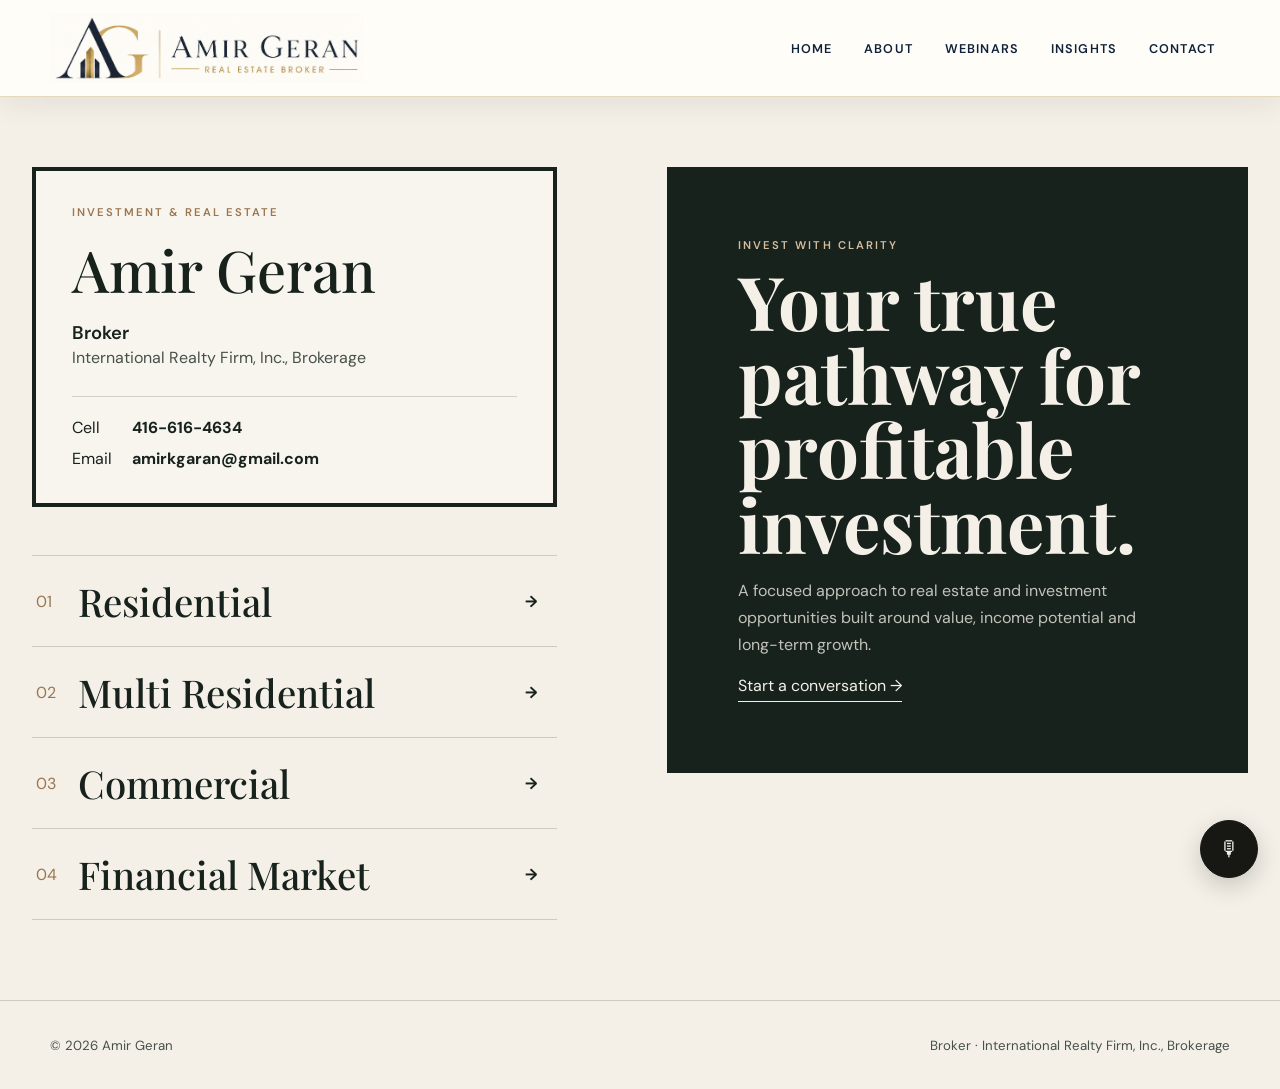
<file: index.html>
<!doctype html>
<html lang="en">
<head>
  <meta charset="utf-8">
  <meta name="viewport" content="width=device-width,initial-scale=1">
  <meta name="description" content="Residential, multi-residential, commercial and financial market investment opportunities.">
  <title>Amir Geran | Investment & Real Estate</title>
  <link rel="stylesheet" href="styles.css">
</head>
<body>
<header class="site-header">
  <div class="shell nav-wrap">
    <a class="brand" href="index.html">AG</a>
    <button class="menu-toggle" id="menuToggle" aria-label="Open navigation" aria-expanded="false">
      <span></span><span></span><span></span>
    </button>
    <nav class="nav-links" id="navLinks">
      <a href="index.html">Home</a>
      <a href="about.html">About</a>
      <a href="contact.html">Contact</a>
    </nav>
  </div>
</header>
<main>
  <section class="hero shell">
    <div class="hero-left">
      <div class="profile-card strong-border">
        <p class="eyebrow">Investment & Real Estate</p>
        <h1>Amir Geran</h1>
        <p class="role">Broker</p>
        <p class="muted">International Realty Firm, Inc., Brokerage</p>
        <div class="contact-lines">
          <a href="tel:+14166164634"><span>Cell</span><strong>416-616-4634</strong></a>
          <a href="mailto:amirkgaran@gmail.com"><span>Email</span><strong>amirkgaran@gmail.com</strong></a>
        </div>
      </div>

      <div class="focus-list">
        <a class="focus-item" href="residential.html"><span>01</span><h2>Residential</h2><b>→</b></a>
        <a class="focus-item" href="multi-residential.html"><span>02</span><h2>Multi Residential</h2><b>→</b></a>
        <a class="focus-item" href="commercial.html"><span>03</span><h2>Commercial</h2><b>→</b></a>
        <a class="focus-item" href="financial-market.html"><span>04</span><h2>Financial Market</h2><b>→</b></a>
      </div>
    </div>

    <div class="hero-message">
      <div class="message-frame">
        <p class="eyebrow light">Invest with clarity</p>
        <h2>Your true pathway for profitable investment.</h2>
        <p>A focused approach to real estate and investment opportunities built around value, income potential and long-term growth.</p>
        <a class="cta" href="contact.html#inquiryForm">Start a conversation →</a>
      </div>
    </div>
  </section>
</main>
<footer>
  <div class="shell footer-inner">
    <span>© 2026 Amir Geran</span>
    <span>Broker · International Realty Firm, Inc., Brokerage</span>
  </div>
</footer>
<script src="script.js"></script>
</body>
</html>
</file>
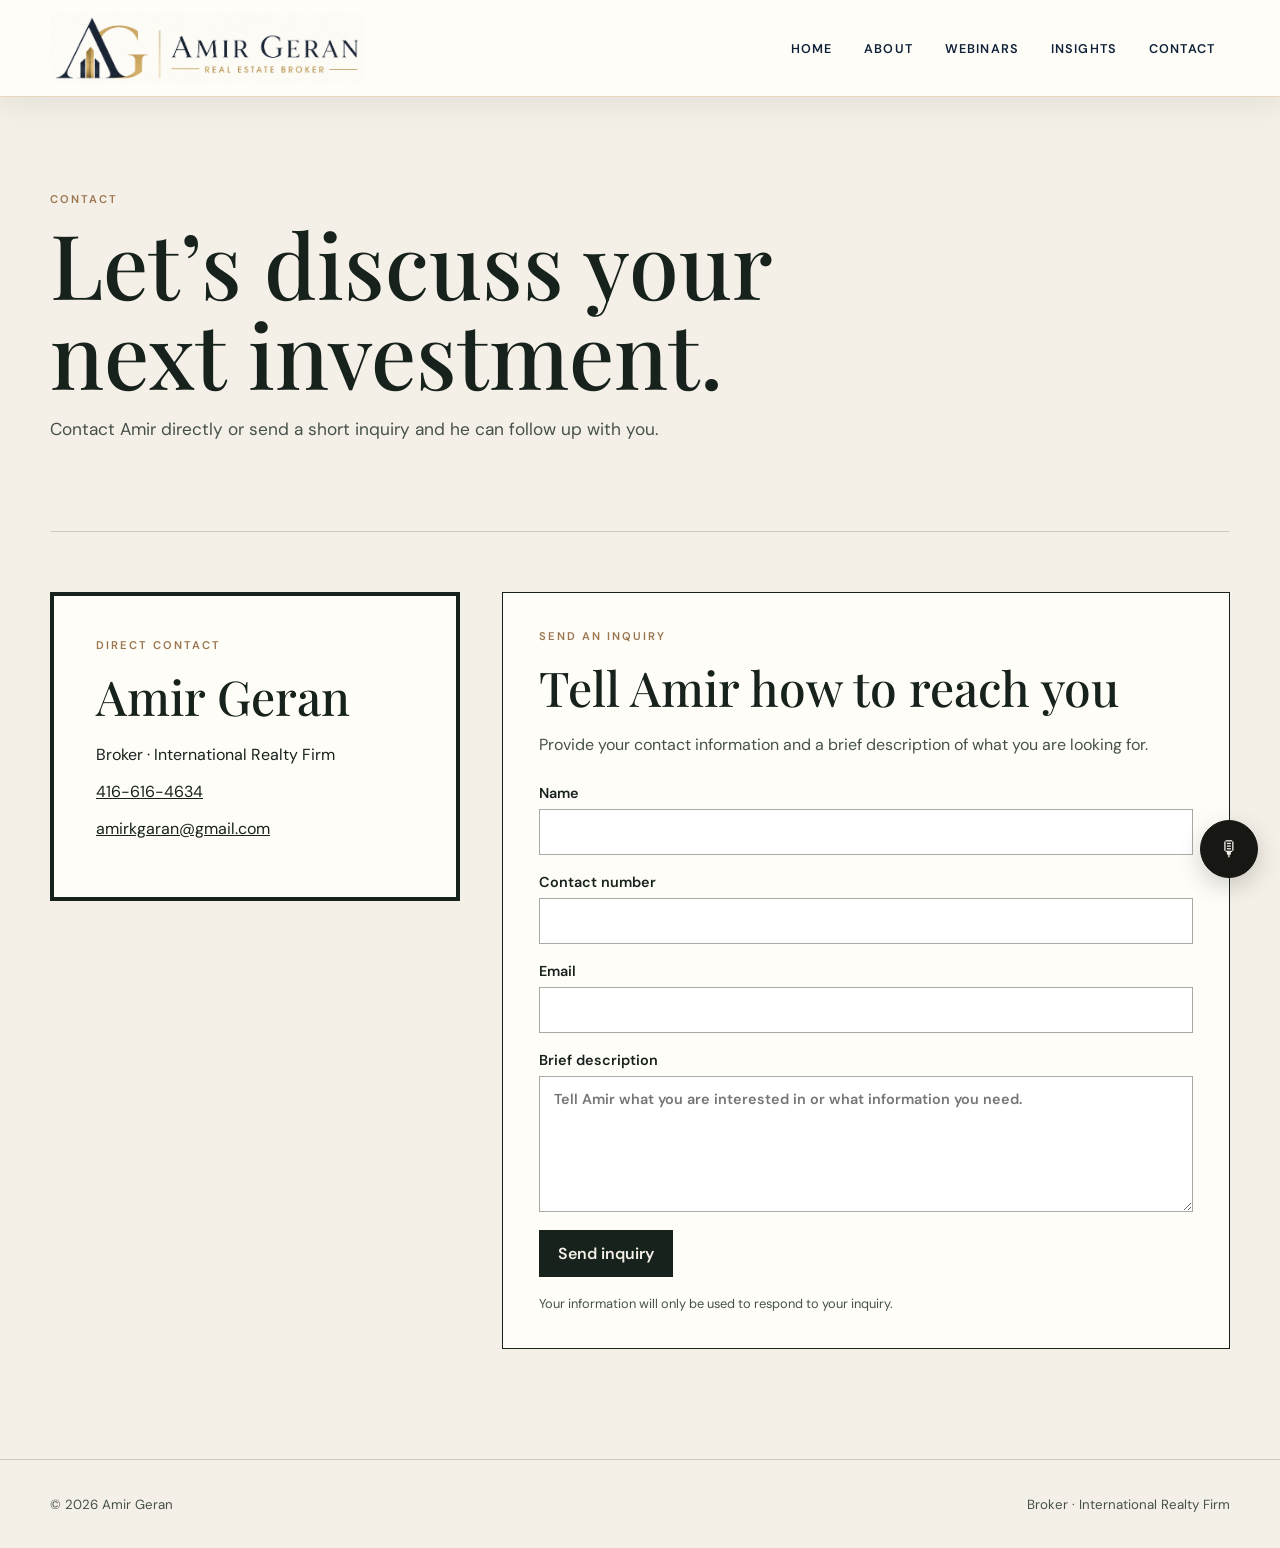
<file: contact.html>
<!doctype html>
<html lang="en">
<head>
  <meta charset="utf-8">
  <meta name="viewport" content="width=device-width,initial-scale=1">
  <meta name="description" content="Contact Amir Geran, Broker at International Realty Firm.">
  <title>Contact | Amir Geran</title>
  <link rel="stylesheet" href="styles.css">
  <link rel="stylesheet" href="site-content.css">
</head>
<body>
<header class="site-header">
  <div class="shell nav-wrap">
    <a class="brand" href="index.html">AG</a>
    <button class="menu-toggle" id="menuToggle" aria-label="Open navigation" aria-expanded="false">
      <span></span><span></span><span></span>
    </button>
    <nav class="nav-links" id="navLinks">
      <a href="index.html">Home</a>
      <a href="about.html">About</a>
      <a href="contact.html">Contact</a>
    </nav>
  </div>
</header>
<main>
  <section class="page-hero shell">
    <p class="eyebrow">Contact</p>
    <h1>Let’s discuss your next investment.</h1>
    <p class="intro">Contact Amir directly or send a short inquiry and he can follow up with you.</p>
  </section>

  <section class="shell contact-layout">
    <aside class="contact-card strong-border contact-details-card">
      <p class="eyebrow">Direct contact</p>
      <h2>Amir Geran</h2>
      <p>Broker · International Realty Firm</p>
      <p><a href="tel:+14166164634">416-616-4634</a></p>
      <p><a href="mailto:amirkgaran@gmail.com">amirkgaran@gmail.com</a></p>
    </aside>

    <section class="contact-inquiry-card" aria-labelledby="contactInquiryTitle">
      <p class="eyebrow">Send an inquiry</p>
      <h2 id="contactInquiryTitle">Tell Amir how to reach you</h2>
      <p class="contact-form-intro">Provide your contact information and a brief description of what you are looking for.</p>

      <form id="inquiryForm" class="contact-inquiry-form" action="https://formsubmit.co/amirkgaran@gmail.com" method="POST">
        <input type="hidden" name="_subject" value="New MyInvest website inquiry">
        <input type="hidden" name="_template" value="table">
        <input type="hidden" name="_next" value="https://www.myinvest.ca/thank-you.html">
        <input id="contactReplyTo" type="hidden" name="_replyto" value="">
        <input type="hidden" name="Source" value="MyInvest Contact page">
        <input class="form-honey" type="text" name="_honey" tabindex="-1" autocomplete="off">

        <label>Name
          <input type="text" name="Name" autocomplete="name" required>
        </label>

        <label>Contact number
          <input type="tel" name="Contact number" autocomplete="tel" required>
        </label>

        <label>Email
          <input id="contactEmail" type="email" name="Email" autocomplete="email" required>
        </label>

        <label>Brief description
          <textarea name="Brief description" rows="6" placeholder="Tell Amir what you are interested in or what information you need." required></textarea>
        </label>

        <button class="button contact-submit-button" type="submit">Send inquiry</button>
        <p class="contact-privacy-note">Your information will only be used to respond to your inquiry.</p>
      </form>
    </section>
  </section>
</main>
<footer>
  <div class="shell footer-inner">
    <span>© 2026 Amir Geran</span>
    <span>Broker · International Realty Firm</span>
  </div>
</footer>
<script src="script.js"></script>
<script src="contact-form.js"></script>
</body>
</html>
</file>
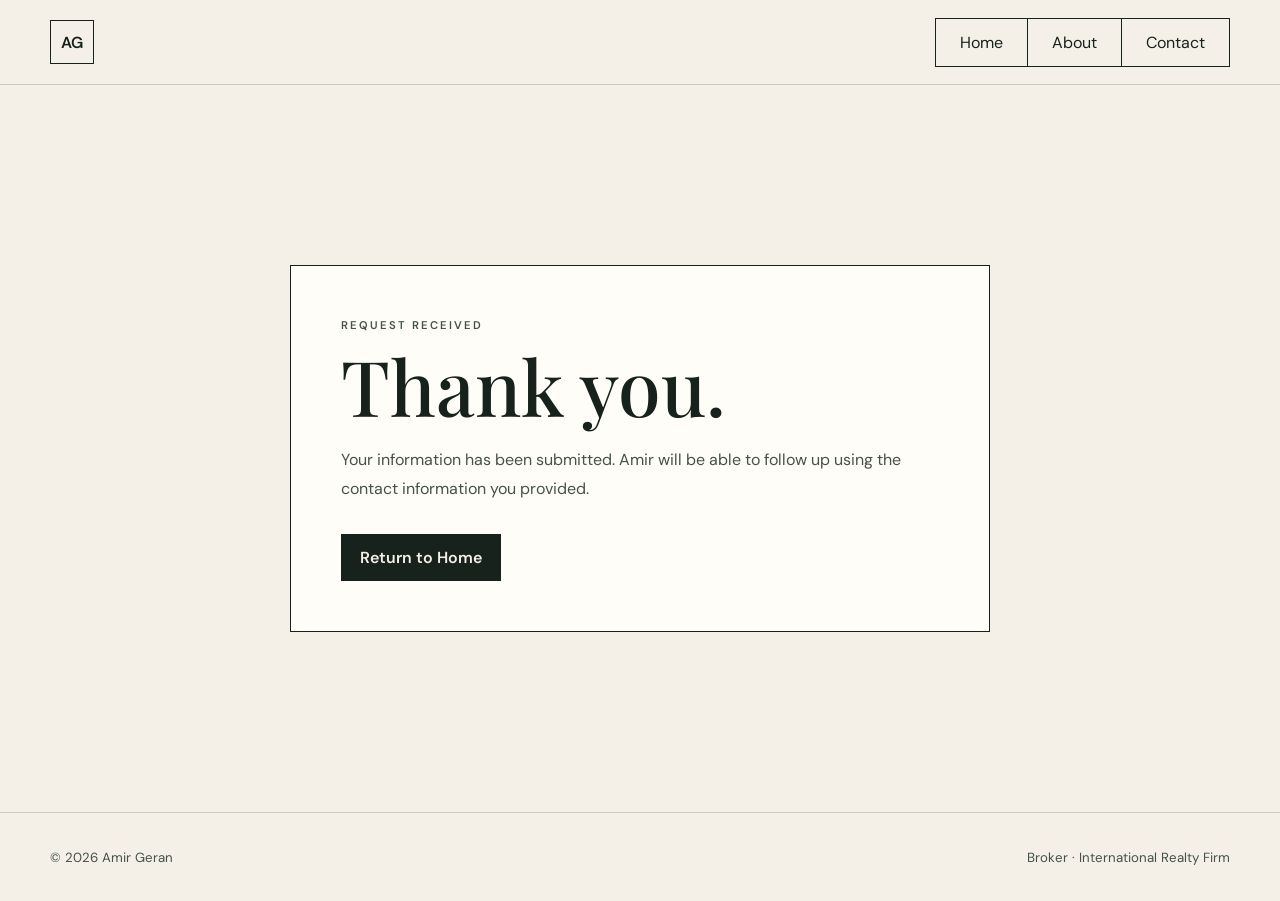
<file: thank-you.html>
<!doctype html>
<html lang="en">
<head>
  <meta charset="utf-8">
  <meta name="viewport" content="width=device-width,initial-scale=1">
  <meta name="description" content="Thank you for contacting MyInvest.">
  <meta name="robots" content="noindex,nofollow,noarchive">
  <title>Thank You | Amir Geran</title>
  <link rel="stylesheet" href="styles.css">
  <link rel="stylesheet" href="site-content.css">
</head>
<body>
<header class="site-header">
  <div class="shell nav-wrap">
    <a class="brand" href="index.html">AG</a>
    <nav class="nav-links">
      <a href="index.html">Home</a>
      <a href="about.html">About</a>
      <a href="contact.html">Contact</a>
    </nav>
  </div>
</header>
<main class="thank-you-main shell">
  <section class="thank-you-card">
    <p class="eyebrow">Request received</p>
    <h1>Thank you.</h1>
    <p>Your information has been submitted. Amir will be able to follow up using the contact information you provided.</p>
    <a class="button" href="index.html">Return to Home</a>
  </section>
</main>
<footer>
  <div class="shell footer-inner">
    <span>© 2026 Amir Geran</span>
    <span>Broker · International Realty Firm</span>
  </div>
</footer>
</body>
</html>
</file>
<file: styles.css>
@import url('https://fonts.googleapis.com/css2?family=DM+Sans:wght@400;500;600&family=Playfair+Display:wght@500;600&display=swap');
:root{--ink:#17221d;--soft:#46514b;--paper:#f4f0e7;--accent:#9a7650;--line:rgba(23,34,29,.18);--white:#fffdf8;--danger:#8b2d2d}*{box-sizing:border-box}html{scroll-behavior:smooth}body{margin:0;background:var(--paper);color:var(--ink);font-family:"DM Sans",Arial,sans-serif}a{color:inherit}.shell{width:min(1180px,calc(100% - 48px));margin:auto}.site-header{position:sticky;top:0;z-index:20;background:rgba(244,240,231,.95);backdrop-filter:blur(12px);border-bottom:1px solid var(--line)}.nav-wrap{min-height:84px;display:flex;align-items:center;justify-content:space-between}.brand{width:44px;height:44px;border:1px solid var(--ink);display:grid;place-items:center;text-decoration:none;font-weight:600}.nav-links{display:flex;border:1px solid var(--ink)}.nav-links a{padding:13px 24px;text-decoration:none;border-right:1px solid var(--ink)}.nav-links a:last-child{border:0}.nav-links a:hover{background:var(--ink);color:var(--paper)}.menu-toggle{display:none;background:none;border:0}.menu-toggle span{display:block;width:26px;height:2px;background:var(--ink);margin:5px}.hero{min-height:calc(100vh - 84px);display:grid;grid-template-columns:.92fr 1.08fr;gap:80px;align-items:center;padding:70px 0 80px}.hero-left{display:flex;flex-direction:column;gap:48px}.profile-card{padding:34px 36px;background:rgba(255,253,248,.35)}.strong-border{border:4px solid var(--ink)}.eyebrow{margin:0 0 12px;text-transform:uppercase;letter-spacing:.18em;font-size:.7rem;color:var(--accent);font-weight:600}.light{color:#d6bd9e}.profile-card h1,.page-hero h1,.admin-title h1{font-family:"Playfair Display",Georgia,serif;font-weight:500}.profile-card h1{font-size:clamp(2.5rem,5vw,4.5rem);margin:0}.role{font-weight:600;font-size:1.15rem;margin:14px 0 2px}.muted,.small-muted{color:var(--soft)}.muted{margin:0}.contact-lines{margin-top:28px;padding-top:20px;border-top:1px solid var(--line);display:grid;gap:10px}.contact-lines a{display:grid;grid-template-columns:60px 1fr;text-decoration:none}.focus-list{display:grid}.focus-item{display:grid;grid-template-columns:42px 1fr 28px;align-items:center;padding:19px 4px;border-bottom:1px solid var(--line);text-decoration:none;transition:padding-left .18s ease}.focus-item:first-child{border-top:1px solid var(--line)}.focus-item:hover{padding-left:12px}.focus-item span,.type{color:var(--accent)}.focus-item h2{margin:0;font-family:"Playfair Display",Georgia,serif;font-size:clamp(1.65rem,3vw,2.45rem);font-weight:500}.message-frame{min-height:570px;padding:70px;border:1px solid var(--ink);background:#17221d;color:var(--paper);display:flex;flex-direction:column;justify-content:center}.message-frame h2{font-family:"Playfair Display",Georgia,serif;font-size:clamp(3rem,5.8vw,5.5rem);line-height:1;margin:0}.message-frame p:not(.eyebrow){line-height:1.7;color:rgba(244,240,231,.78)}.cta{width:max-content;text-decoration:none;border-bottom:1px solid currentColor;padding-bottom:5px}.page-hero{padding:95px 0 68px;border-bottom:1px solid var(--line)}.page-hero h1{font-size:clamp(3.2rem,7vw,6.4rem);line-height:1;margin:0;max-width:900px}.intro{max-width:720px;line-height:1.8;color:var(--soft);font-size:1.08rem}.back{display:inline-block;margin-bottom:45px;text-decoration:none}.category-body{display:grid;grid-template-columns:.72fr 1.28fr;gap:60px;padding:70px 0 110px}.explain{padding:30px;border:1px solid var(--ink);height:max-content;position:sticky;top:115px}.explain h2,.listing-heading h2{font-family:"Playfair Display",Georgia,serif;font-size:2.25rem;font-weight:500;margin:0}.explain li{margin:12px 0;line-height:1.6;color:var(--soft)}.listing-heading{display:flex;align-items:end;justify-content:space-between;margin-bottom:26px}.listing-heading a{text-decoration:none}.listing-grid{display:grid;gap:24px}.status-message{padding:20px 0;color:var(--soft)}.public-listing-card{border:1px solid var(--line);background:var(--white);overflow:hidden}.public-listing-image{min-height:320px;background:#d9d2c4;display:grid;place-items:center}.public-listing-image img{width:100%;height:360px;object-fit:cover;display:block}.photo-placeholder{text-transform:uppercase;letter-spacing:.12em;font-size:.72rem;color:#6c675e}.public-listing-content{padding:30px}.public-listing-content h3{font-family:"Playfair Display",Georgia,serif;font-size:2rem;font-weight:500;margin:8px 0 12px}.public-listing-content p{line-height:1.7;color:var(--soft)}.listing-meta{display:flex;flex-wrap:wrap;gap:15px;margin:8px 0 16px}.listing-price{font-weight:600}.listing-location{color:var(--soft)}.listing-highlights{border-top:1px solid var(--line);padding-top:16px;margin-top:18px}.public-listing-content a{text-decoration:none;font-weight:600}.contact-card{margin-top:60px;margin-bottom:100px;padding:42px;max-width:650px;background:var(--white)}footer{border-top:1px solid var(--line)}.footer-inner{min-height:88px;display:flex;align-items:center;justify-content:space-between;color:var(--soft);font-size:.83rem}

/* Admin */
.hidden{display:none!important}.admin-main{padding:70px 0 110px}.admin-title{margin-bottom:35px}.admin-title h1{font-size:clamp(3rem,6vw,5.4rem);margin:0}.admin-title>p:last-child{color:var(--soft)}.notice{padding:18px 20px;margin-bottom:25px;border:1px solid}.warning{background:#fff4d5;border-color:#b89136}.admin-panel{border:1px solid var(--ink);background:var(--white);padding:30px}.admin-panel h2{font-family:"Playfair Display",Georgia,serif;font-size:2rem;font-weight:500;margin:0 0 22px}.admin-grid{display:grid;grid-template-columns:1fr 1fr;gap:28px}.dashboard-bar{display:flex;justify-content:space-between;align-items:center;margin-bottom:24px;padding:18px 20px;border:1px solid var(--line)}.admin-form{display:grid;gap:18px}.compact-form{max-width:520px}.admin-form label{display:grid;gap:7px;font-size:.9rem;font-weight:600}.admin-form input,.admin-form select,.admin-form textarea{width:100%;font:inherit;padding:12px 13px;border:1px solid #a9aaa5;background:#fff}.admin-form textarea{resize:vertical}.form-two{display:grid;grid-template-columns:1fr 1fr;gap:14px}.checkbox-row{display:flex!important;grid-template-columns:auto 1fr;align-items:center}.checkbox-row input{width:auto}.field-help{font-size:.78rem;font-weight:400;color:var(--soft)}.button{border:1px solid var(--ink);background:var(--ink);color:var(--paper);padding:12px 18px;font:inherit;font-weight:600;cursor:pointer}.button.secondary{background:transparent;color:var(--ink)}.text-button{border:0;background:none;color:var(--ink);font:inherit;text-decoration:underline;cursor:pointer;padding:4px}.text-button.danger{color:var(--danger)}.panel-heading{display:flex;justify-content:space-between;align-items:center;gap:15px}.form-message{min-height:20px;color:var(--soft);margin:0}.admin-listings{display:grid;gap:12px}.admin-listing-row{display:grid;grid-template-columns:85px 1fr auto;gap:14px;align-items:center;padding:12px;border:1px solid var(--line)}.admin-thumb img,.mini-placeholder{width:85px;height:72px;object-fit:cover;background:#e1ddd4;display:grid;place-items:center;font-size:.68rem;color:var(--soft)}.admin-listing-copy h3{margin:5px 0;font-size:1rem}.admin-listing-copy p{margin:0;color:var(--soft);font-size:.85rem}.admin-badges{display:flex;gap:7px;flex-wrap:wrap}.admin-badges span{font-size:.68rem;padding:3px 6px;border:1px solid var(--line)}.admin-badges .published{background:#e7f4ea}.admin-badges .draft{background:#eee}.admin-actions{display:flex;flex-direction:column;gap:5px}

@media(max-width:900px){.shell{width:min(100% - 30px,720px)}.menu-toggle{display:block}.nav-links{display:none;position:absolute;top:72px;left:15px;right:15px;flex-direction:column;background:var(--paper)}.nav-links.open{display:flex}.nav-links a{border-right:0;border-bottom:1px solid var(--ink)}.hero,.category-body,.admin-grid{grid-template-columns:1fr}.hero{min-height:auto}.explain{position:static}.footer-inner{flex-direction:column;justify-content:center;gap:8px;text-align:center}}@media(max-width:600px){.message-frame{padding:42px 28px}.public-listing-image img{height:270px}.form-two{grid-template-columns:1fr}.admin-listing-row{grid-template-columns:72px 1fr}.admin-actions{grid-column:1/-1;flex-direction:row;justify-content:flex-end}.admin-thumb img,.mini-placeholder{width:72px;height:62px}.contact-lines a{grid-template-columns:1fr;gap:3px}}

/* Multi-photo listing gallery */
.listing-gallery{background:#d9d2c4}
.gallery-main{width:100%;height:420px;display:grid;place-items:center;overflow:hidden}
.gallery-main-image{width:100%;height:100%;object-fit:cover;display:block}
.gallery-thumbnails{display:grid;grid-template-columns:repeat(4,minmax(0,1fr));gap:8px;padding:8px;background:var(--white);border-top:1px solid var(--line)}
.gallery-thumb{padding:0;border:2px solid transparent;background:none;cursor:pointer;overflow:hidden;aspect-ratio:4/3}
.gallery-thumb.active{border-color:var(--ink)}
.gallery-thumb img{width:100%;height:100%;object-fit:cover;display:block}
.gallery-thumb:hover{opacity:.82}
@media(max-width:600px){.gallery-main{height:280px}.gallery-thumbnails{grid-template-columns:repeat(3,minmax(0,1fr))}}
/* Homepage alignment fix
   Replace the existing .hero and .hero-message rules with these values,
   or paste this block at the very end of styles.css so it overrides them. */

.hero {
  min-height: calc(100vh - 84px);
  display: grid;
  grid-template-columns: 0.92fr 1.08fr;
  gap: 80px;
  align-items: start;
  padding: 70px 0 80px;
}

.hero-left {
  display: flex;
  flex-direction: column;
  gap: 48px;
  align-self: start;
}

.hero-message {
  display: flex;
  justify-content: center;
  align-items: flex-start;
  align-self: start;
}

.profile-card,
.message-frame {
  margin-top: 0;
}

/* Keep both columns aligned on desktop */
@media (min-width: 901px) {
  .hero-left,
  .hero-message {
    padding-top: 0;
  }
}



/* Residential sale / lease selection */
.residential-choice{padding:70px 0 30px}
.residential-choice-heading{margin-bottom:28px}
.residential-choice-heading h2{font-family:"Playfair Display",Georgia,serif;font-size:clamp(2.25rem,4vw,3.6rem);font-weight:500;margin:0}
.residential-choice-grid{display:grid;grid-template-columns:repeat(2,minmax(0,1fr));gap:22px}
.residential-choice-card{min-height:210px;padding:28px 30px;border:1px solid var(--ink);background:var(--white);color:var(--ink);font:inherit;text-align:left;cursor:pointer;display:grid;grid-template-columns:auto 1fr auto;gap:24px;align-items:center;transition:transform .18s ease,background .18s ease,color .18s ease}
.residential-choice-card:hover,.residential-choice-card.active{background:var(--ink);color:var(--paper);transform:translateY(-3px)}
.residential-choice-card .choice-number{align-self:start;color:var(--accent);font-size:.75rem;letter-spacing:.12em}
.residential-choice-card .choice-copy{display:grid;gap:12px}
.residential-choice-card .choice-copy strong{font-family:"Playfair Display",Georgia,serif;font-size:clamp(2rem,3vw,3rem);font-weight:500}
.residential-choice-card .choice-copy small{font-size:.95rem;line-height:1.6;max-width:330px;color:var(--soft)}
.residential-choice-card:hover .choice-copy small,.residential-choice-card.active .choice-copy small{color:rgba(244,240,231,.72)}
.residential-choice-card .choice-arrow{font-size:1.8rem}
.residential-listings{padding-top:55px;scroll-margin-top:84px}
.residential-filter-panel .selection-note{color:var(--soft);line-height:1.6}
.listing-type-toggle{display:grid;grid-template-columns:1fr 1fr;margin-top:24px;border:1px solid var(--ink)}
.listing-type-toggle button{border:0;border-right:1px solid var(--ink);padding:12px 10px;background:transparent;color:var(--ink);font:inherit;font-weight:600;cursor:pointer}
.listing-type-toggle button:last-child{border-right:0}
.listing-type-toggle button:hover,.listing-type-toggle button.active{background:var(--ink);color:var(--paper)}
@media(max-width:700px){.residential-choice-grid{grid-template-columns:1fr}.residential-choice-card{min-height:170px;padding:24px 22px}.residential-choice{padding-top:50px}}

/* Homepage spacing and name-width refinement */
.profile-card h1 {
  white-space: nowrap;
}

@media (min-width: 1151px) {
  .hero.shell {
    width: min(1280px, calc(100% - 64px));
  }

  .hero {
    grid-template-columns: minmax(500px, 0.95fr) minmax(0, 1.05fr);
    gap: 110px;
  }

  .profile-card h1 {
    font-size: clamp(2.8rem, 4.5vw, 4.1rem);
  }
}

@media (min-width: 901px) and (max-width: 1150px) {
  .hero {
    grid-template-columns: 0.95fr 1.05fr;
    gap: 60px;
  }

  .profile-card {
    padding-left: 28px;
    padding-right: 28px;
  }

  .profile-card h1 {
    font-size: clamp(2.5rem, 4vw, 3.5rem);
  }
}

@media (max-width: 600px) {
  .profile-card h1 {
    font-size: clamp(2.35rem, 12vw, 3.25rem);
  }
}

/* Residential browse list */
.compact-listing-grid{gap:16px}
.listing-list-card{display:grid;grid-template-columns:210px minmax(0,1fr);min-height:175px;border:1px solid var(--line);background:var(--white);text-decoration:none;overflow:hidden;transition:transform .18s ease,border-color .18s ease,box-shadow .18s ease}
.listing-list-card:hover{transform:translateY(-2px);border-color:var(--ink);box-shadow:0 12px 28px rgba(23,34,29,.08)}
.listing-list-image{background:#d9d2c4;min-height:175px;overflow:hidden}
.listing-list-image img{width:100%;height:100%;min-height:175px;object-fit:cover;display:block}
.listing-list-placeholder{height:100%;min-height:175px;display:grid;place-items:center;text-transform:uppercase;letter-spacing:.1em;font-size:.68rem;color:#6c675e;padding:15px;text-align:center}
.listing-list-copy{padding:22px 24px;display:flex;flex-direction:column;justify-content:center;min-width:0}
.listing-list-topline{display:flex;align-items:center;justify-content:space-between;gap:16px;margin-bottom:5px}
.listing-list-topline .type{font-size:.75rem;text-transform:uppercase;letter-spacing:.12em}
.listing-list-price{font-size:1rem;white-space:nowrap}
.listing-list-card h3{font-family:"Playfair Display",Georgia,serif;font-size:1.65rem;font-weight:500;margin:4px 0 4px}
.listing-list-location{margin:0 0 10px;color:var(--soft);font-size:.9rem}
.listing-list-description{margin:0;color:var(--soft);line-height:1.55;font-size:.92rem}
.listing-list-link{margin-top:13px;font-weight:600;font-size:.88rem}

/* Full listing detail page */
.listing-detail-main{padding:60px 0 110px}
.listing-detail-status{min-height:120px}
.listing-detail-back{margin-bottom:35px}
.listing-detail-header{display:grid;grid-template-columns:minmax(0,1fr) auto;gap:40px;align-items:end;margin-bottom:34px}
.listing-detail-header h1{font-family:"Playfair Display",Georgia,serif;font-size:clamp(2.8rem,6vw,5.4rem);font-weight:500;line-height:1.02;margin:0;max-width:900px}
.listing-detail-location{margin:16px 0 0;color:var(--soft);font-size:1.08rem}
.listing-detail-price{font-family:"Playfair Display",Georgia,serif;font-size:clamp(1.8rem,3vw,2.8rem);white-space:nowrap;padding-bottom:5px}
.listing-detail-gallery{margin-bottom:50px;background:#d9d2c4;border:1px solid var(--line)}
.detail-gallery-main{width:100%;height:min(62vw,650px);min-height:420px;display:grid;place-items:center;overflow:hidden}
.detail-gallery-main img{width:100%;height:100%;object-fit:cover;display:block}
.detail-gallery-thumbnails{display:grid;grid-template-columns:repeat(6,minmax(0,1fr));gap:8px;padding:10px;background:var(--white);border-top:1px solid var(--line)}
.detail-gallery-thumb{padding:0;border:2px solid transparent;background:none;cursor:pointer;overflow:hidden;aspect-ratio:4/3}
.detail-gallery-thumb.active{border-color:var(--ink)}
.detail-gallery-thumb img{width:100%;height:100%;object-fit:cover;display:block}
.listing-detail-layout{display:grid;grid-template-columns:minmax(0,1.55fr) minmax(280px,.65fr);gap:60px;align-items:start}
.listing-detail-copy h2,.listing-detail-contact h2{font-family:"Playfair Display",Georgia,serif;font-size:2.35rem;font-weight:500;margin:0 0 18px}
.listing-detail-description,.listing-detail-highlights p,.listing-detail-contact p{color:var(--soft);line-height:1.85;white-space:pre-line}
.listing-detail-highlights{border-top:1px solid var(--line);margin-top:42px;padding-top:36px}
.listing-detail-contact{border:1px solid var(--ink);background:var(--white);padding:30px;position:sticky;top:115px}
.detail-contact-button{display:inline-block;text-decoration:none;margin-top:10px}

@media(max-width:800px){
  .listing-list-card{grid-template-columns:145px minmax(0,1fr)}
  .listing-list-image,.listing-list-image img,.listing-list-placeholder{min-height:160px}
  .listing-list-copy{padding:18px}
  .listing-list-card h3{font-size:1.4rem}
  .listing-detail-header,.listing-detail-layout{grid-template-columns:1fr}
  .listing-detail-header{gap:16px}
  .listing-detail-price{white-space:normal}
  .listing-detail-contact{position:static}
  .detail-gallery-thumbnails{grid-template-columns:repeat(4,minmax(0,1fr))}
}

@media(max-width:560px){
  .listing-list-card{grid-template-columns:1fr}
  .listing-list-image{height:205px}
  .listing-list-image img{height:205px;min-height:0}
  .listing-list-placeholder{height:205px;min-height:0}
  .listing-list-topline{align-items:flex-start}
  .detail-gallery-main{height:320px;min-height:0}
  .detail-gallery-thumbnails{grid-template-columns:repeat(3,minmax(0,1fr))}
}


/* Request details inquiry form */
.request-details-link{border:0;background:none;color:var(--ink);font:inherit;padding:0;cursor:pointer;text-decoration:none}
.request-details-link:hover{text-decoration:underline}
.inquiry-modal{width:min(620px,calc(100% - 30px));max-height:calc(100vh - 30px);padding:0;border:0;background:transparent;color:var(--ink);overflow:visible}
.inquiry-modal::backdrop{background:rgba(23,34,29,.68);backdrop-filter:blur(3px)}
.inquiry-modal-card{position:relative;background:var(--white);border:1px solid var(--ink);padding:38px 40px;max-height:calc(100vh - 30px);overflow:auto}
.inquiry-modal-card h2{font-family:"Playfair Display",Georgia,serif;font-size:clamp(2rem,5vw,3rem);font-weight:500;margin:0 0 12px}
.inquiry-intro{color:var(--soft);line-height:1.65;margin:0 0 26px;max-width:520px}
.inquiry-close{position:absolute;top:14px;right:16px;border:0;background:none;color:var(--ink);font-size:2rem;line-height:1;cursor:pointer;padding:5px 8px}
.inquiry-form{display:grid;gap:17px}
.inquiry-form label{display:grid;gap:7px;font-size:.9rem;font-weight:600}
.inquiry-form input,.inquiry-form textarea{width:100%;font:inherit;padding:12px 13px;border:1px solid #a9aaa5;background:#fff;color:var(--ink)}
.inquiry-form textarea{resize:vertical;min-height:115px}
.inquiry-submit{width:100%;margin-top:3px}
.inquiry-note{margin:0;color:var(--soft);font-size:.78rem;line-height:1.5;text-align:center}
.inquiry-honey{position:absolute!important;left:-9999px!important;width:1px!important;height:1px!important;opacity:0!important;pointer-events:none!important}
.detail-contact-info{display:grid;margin:22px 0;border-top:1px solid var(--line)}
.detail-contact-info a{display:grid;gap:4px;padding:14px 0;border-bottom:1px solid var(--line);text-decoration:none}
.detail-contact-info span{font-size:.7rem;text-transform:uppercase;letter-spacing:.12em;color:var(--accent)}
.detail-contact-info strong{font-size:.92rem;word-break:break-word}
.detail-contact-button{width:100%}
.thank-you-main{min-height:calc(100vh - 173px);display:grid;place-items:center;padding:70px 0}
.thank-you-card{width:min(700px,100%);border:1px solid var(--ink);background:var(--white);padding:clamp(34px,7vw,70px)}
.thank-you-card h1{font-family:"Playfair Display",Georgia,serif;font-size:clamp(3rem,8vw,5.5rem);font-weight:500;margin:0 0 20px}
.thank-you-card>p:not(.eyebrow){color:var(--soft);line-height:1.8;max-width:560px}
.thank-you-actions{display:flex;align-items:center;gap:24px;flex-wrap:wrap;margin-top:30px}
@media(max-width:600px){.inquiry-modal-card{padding:34px 22px 26px}.inquiry-close{top:10px;right:10px}.thank-you-actions{align-items:flex-start;flex-direction:column}}
</file>
<file: site-content.css>
/* Contact inquiry form */
.contact-layout{
  display:grid;
  grid-template-columns:minmax(280px,.72fr) minmax(0,1.28fr);
  gap:42px;
  align-items:start;
  padding:60px 0 110px;
}
.contact-details-card{
  margin:0;
  max-width:none;
}
.contact-details-card h2,
.contact-inquiry-card h2{
  font-family:"Playfair Display",Georgia,serif;
  font-size:clamp(2rem,4vw,3rem);
  font-weight:500;
  margin:0 0 12px;
}
.contact-inquiry-card{
  border:1px solid var(--ink);
  background:var(--white);
  padding:36px;
  scroll-margin-top:105px;
}
.contact-form-intro{
  color:var(--soft);
  line-height:1.7;
  margin:0 0 26px;
}
.contact-inquiry-form{
  display:grid;
  gap:18px;
}
.contact-inquiry-form label{
  display:grid;
  gap:7px;
  font-size:.9rem;
  font-weight:600;
}
.contact-inquiry-form input,
.contact-inquiry-form textarea{
  width:100%;
  padding:13px 14px;
  border:1px solid #a9aaa5;
  background:#fff;
  font:inherit;
  color:var(--ink);
}
.contact-inquiry-form textarea{resize:vertical}
.contact-submit-button{width:max-content}
.contact-privacy-note{
  margin:0;
  color:var(--soft);
  font-size:.8rem;
}
.form-honey{
  position:absolute!important;
  left:-9999px!important;
  width:1px!important;
  height:1px!important;
  opacity:0!important;
  pointer-events:none!important;
}

/* Admin editable site content */
.website-content-panel{
  margin-bottom:28px;
}
.website-content-panel .panel-heading h2{
  margin-bottom:0;
}
.website-content-help{
  margin:-6px 0 22px;
  line-height:1.6;
}
.website-content-form{
  max-width:850px;
}
.content-form-actions{
  display:flex;
  align-items:center;
  gap:18px;
  flex-wrap:wrap;
}
.content-form-actions .form-message{
  flex:1;
}
.admin-preview-link{
  white-space:nowrap;
}

/* Thank-you page */
.thank-you-main{
  min-height:calc(100vh - 173px);
  display:grid;
  align-items:center;
  padding:70px 0;
}
.thank-you-card{
  max-width:760px;
  padding:50px;
  border:1px solid var(--ink);
  background:var(--white);
}
.thank-you-card h1{
  font-family:"Playfair Display",Georgia,serif;
  font-size:clamp(2.8rem,6vw,5rem);
  line-height:1;
  font-weight:500;
  margin:0 0 22px;
}
.thank-you-card p{
  color:var(--soft);
  line-height:1.7;
}
.thank-you-card .button{
  display:inline-block;
  margin-top:14px;
  text-decoration:none;
}

@media(max-width:900px){
  .contact-layout{grid-template-columns:1fr;gap:25px}
}
@media(max-width:600px){
  .contact-inquiry-card{padding:26px 22px}
  .thank-you-card{padding:36px 26px}
}
</file>
